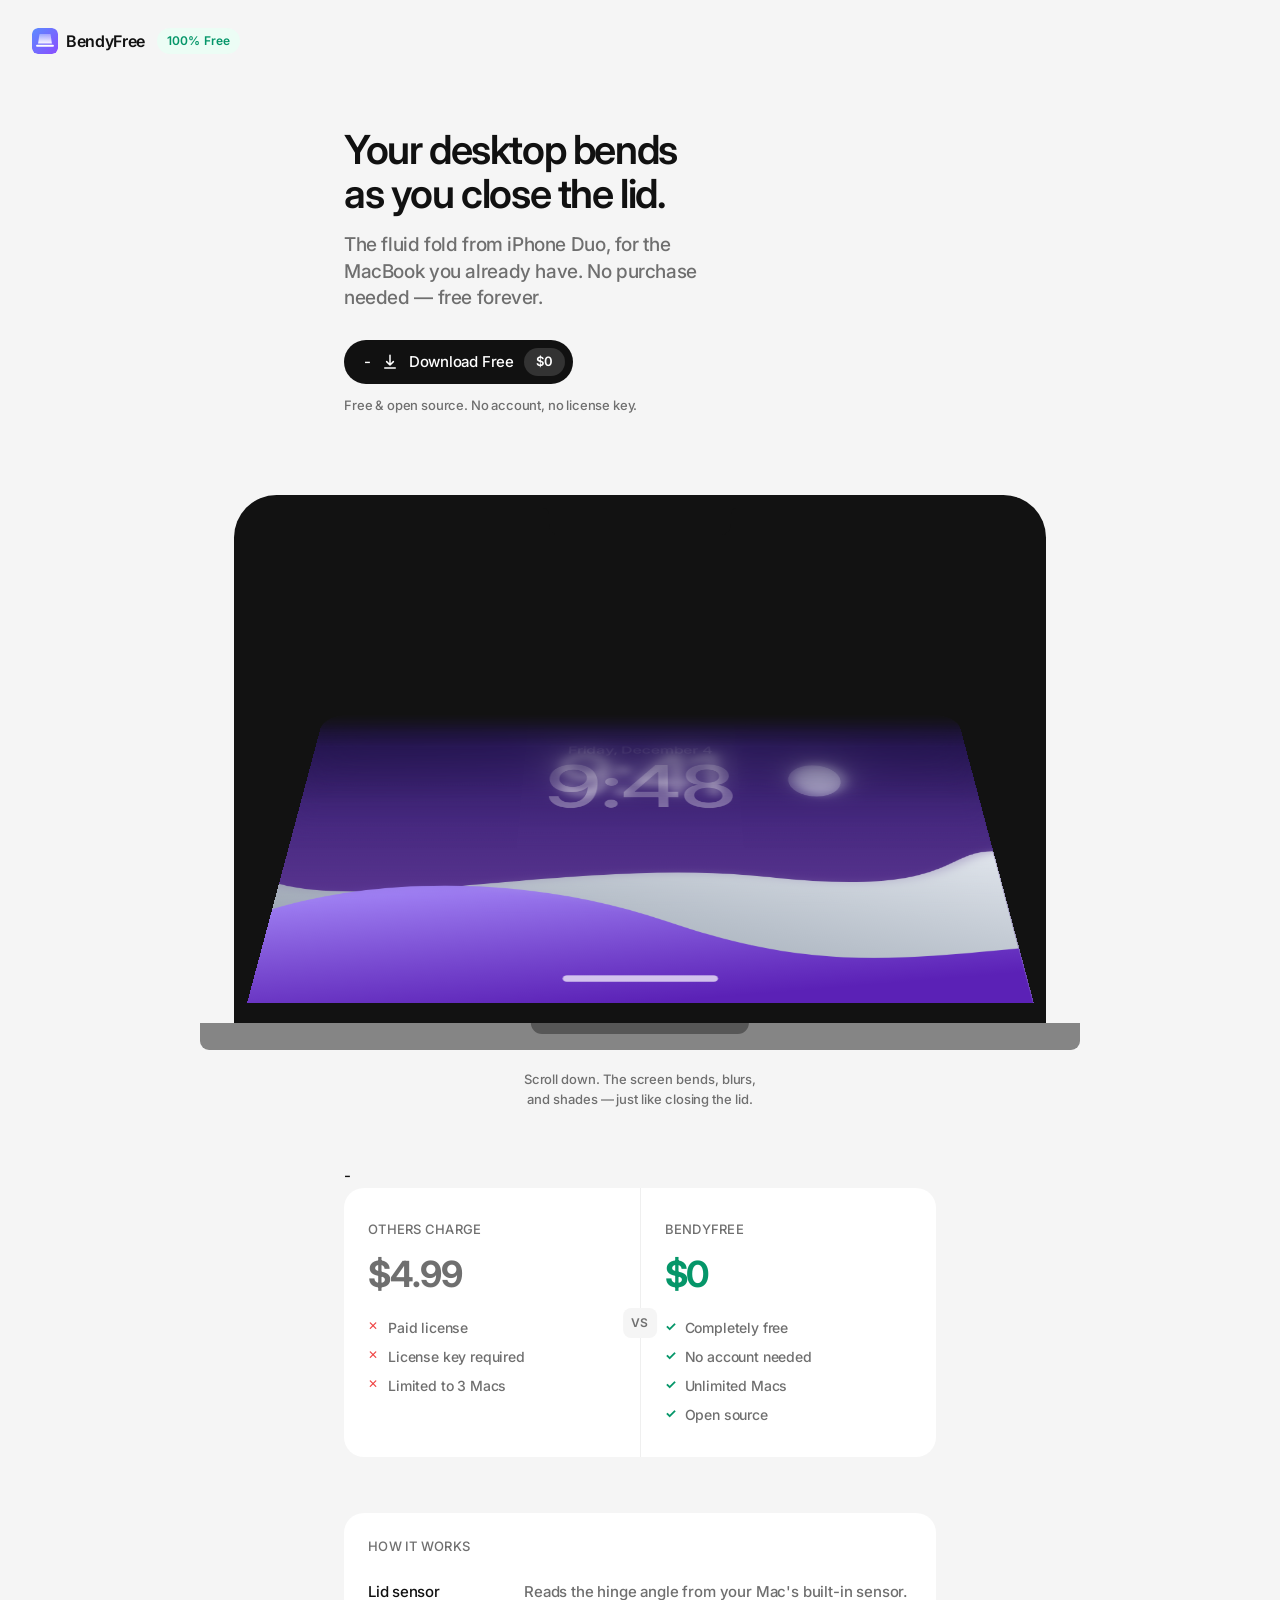
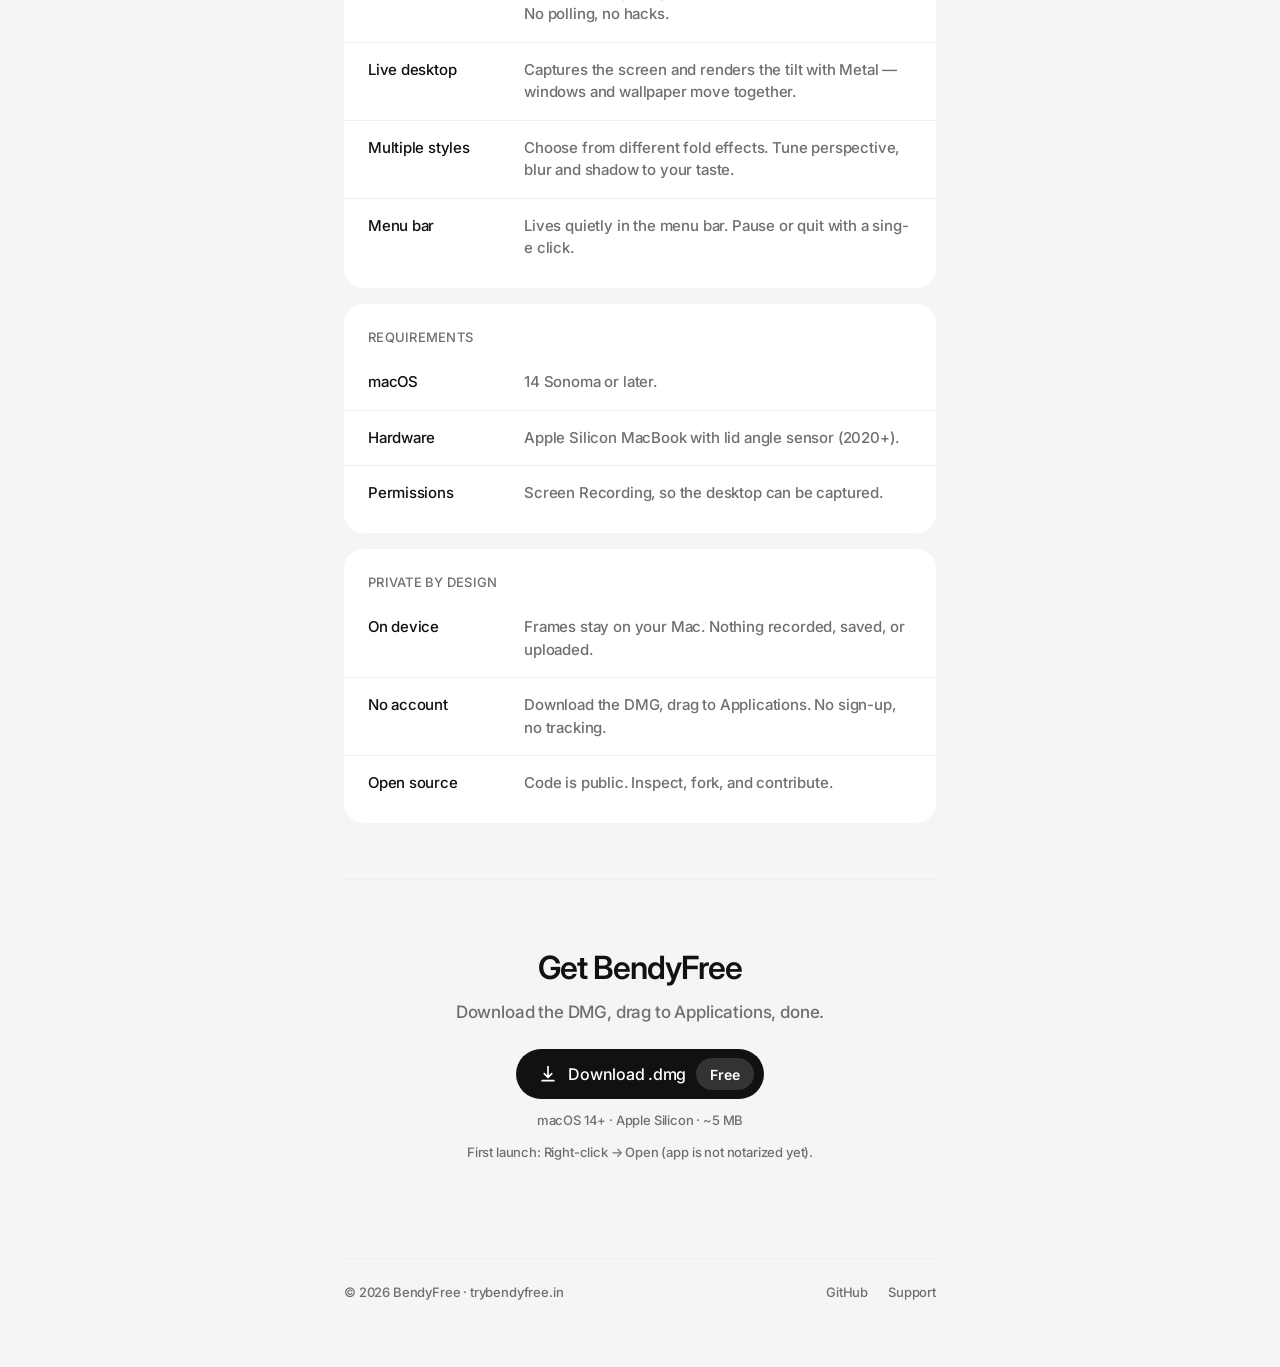
<file: index.html>
<!DOCTYPE html>
<html lang="en">
<head>
  <meta charset="utf-8">
  <meta name="viewport" content="width=device-width, initial-scale=1">
  <title>BendyFree - Free Desktop Bend Effect for MacBook (Mac Lid Fold)</title>
  <meta name="description" content="BendyFree is a free macOS menu-bar app that blurs and folds your desktop as you close your MacBook lid, using the built-in lid angle sensor. No account, no purchase.">
  <link rel="canonical" href="https://trybendyfree.in/">
  <meta name="robots" content="index, follow, max-image-preview:large">
  <meta name="theme-color" content="#000000">
  <meta name="color-scheme" content="light dark">
  <link rel="icon" href="/logo.svg" type="image/svg+xml">
  <meta property="og:type" content="website">
  <meta property="og:site_name" content="BendyFree">
  <meta property="og:locale" content="en_US">
  <meta property="og:title" content="BendyFree - Free Desktop Bend for MacBook">
  <meta property="og:description" content="Your desktop blurs and folds as you close the lid. A free macOS menu-bar app.">
  <meta property="og:url" content="https://trybendyfree.in/">
  <meta name="twitter:card" content="summary">
  <meta name="twitter:title" content="BendyFree - Free Desktop Bend for MacBook">
  <meta name="twitter:description" content="Your desktop blurs and folds as you close the lid. A free macOS menu-bar app.">
  <script type="application/ld+json">
  {
    "@context": "https://schema.org",
    "@type": "SoftwareApplication",
    "name": "BendyFree",
    "url": "https://trybendyfree.in/",
    "image": "https://trybendyfree.in/logo.svg",
    "applicationCategory": "UtilitiesApplication",
    "operatingSystem": "macOS 14 or later",
    "description": "A free macOS menu-bar app that blurs and folds your desktop as you close your MacBook lid.",
    "offers": { "@type": "Offer", "price": "0", "priceCurrency": "USD" }
  }
  </script>
  <link rel="preconnect" href="https://fonts.googleapis.com">
  <link rel="preconnect" href="https://fonts.gstatic.com" crossorigin>
  <link href="https://fonts.googleapis.com/css2?family=Inter:wght@400;500;600;700&display=swap" rel="stylesheet">
  <link rel="stylesheet" href="style.css">
</head>
<body>

<!-- Top bar -->
<header class="topbar">
  <div class="brand">
    <a class="wordmark" href="/">
      <img src="logo.svg" alt="" width="26" height="26">
      BendyFree
    </a>
    <span class="badge">100% Free</span>
  </div>
</header>

<main class="stage">

  <!-- Hero -->
  <section class="hero">
    <h1>Your desktop bends as you close the lid.</h1>
    <p class="lede">The fluid fold from iPhone Duo, for the MacBook you already have. No purchase needed — free forever.</p>
    <div class="actions">
      <a class="button" href="#download" id="downloadBtn">-
        <svg width="18" height="18" viewBox="0 0 24 24" fill="none" aria-hidden="true">
          <path d="M12 3v13m0 0l-4.5-4.5M12 16l4.5-4.5M5 20h14" stroke="currentColor" stroke-width="2" stroke-linecap="round" stroke-linejoin="round"/>
        </svg>
        Download Free
        <span class="amount">$0</span>
      </a>
      <p class="price-note">Free &amp; open source. No account, no license key.</p>
    </div>
  </section>

  <!-- Interactive MacBook -->
  <figure class="figure">
    <div class="mac" id="mac">
      <div class="lid">
        <div class="screen" id="screen">
          <!-- Sharp wallpaper -->
          <div class="art sharp">
            <svg viewBox="0 0 280 182" preserveAspectRatio="none" aria-hidden="true">
              <defs>
                <linearGradient id="sky" x1="0" y1="0" x2="0" y2="1"><stop offset="0" stop-color="#2d1b69"/><stop offset="1" stop-color="#6c3fa0"/></linearGradient>
                <linearGradient id="far" x1="1" y1="0" x2="0" y2="1"><stop offset="0" stop-color="#e0e5ec"/><stop offset="1" stop-color="#85919f"/></linearGradient>
                <linearGradient id="near" x1="0" y1="0" x2=".5" y2="1"><stop offset="0" stop-color="#a78bfa"/><stop offset="1" stop-color="#5b21b6"/></linearGradient>
              </defs>
              <rect width="280" height="182" fill="url(#sky)"/>
              <circle cx="213" cy="49" r="11" fill="#eff5ff" fill-opacity=".7"/>
              <path d="M0 116C40 132 120 100 190 112S260 96 280 96V182H0Z" fill="url(#far)"/>
              <path d="M0 131C40 111 100 112 150 138S230 160 280 153V182H0Z" fill="url(#near)"/>
            </svg>
            <div class="clock"><small id="clockDate"></small><b id="clockTime">9:41</b></div>
          </div>
          <!-- Blur layers for progressive blur effect -->
          <div class="art blurred b1">
            <svg viewBox="0 0 280 182" preserveAspectRatio="none" aria-hidden="true">
              <defs>
                <linearGradient id="sky1" x1="0" y1="0" x2="0" y2="1"><stop offset="0" stop-color="#2d1b69"/><stop offset="1" stop-color="#6c3fa0"/></linearGradient>
                <linearGradient id="far1" x1="1" y1="0" x2="0" y2="1"><stop offset="0" stop-color="#e0e5ec"/><stop offset="1" stop-color="#85919f"/></linearGradient>
                <linearGradient id="near1" x1="0" y1="0" x2=".5" y2="1"><stop offset="0" stop-color="#a78bfa"/><stop offset="1" stop-color="#5b21b6"/></linearGradient>
              </defs>
              <rect width="280" height="182" fill="url(#sky1)"/>
              <circle cx="213" cy="49" r="11" fill="#eff5ff" fill-opacity=".7"/>
              <path d="M0 116C40 132 120 100 190 112S260 96 280 96V182H0Z" fill="url(#far1)"/>
              <path d="M0 131C40 111 100 112 150 138S230 160 280 153V182H0Z" fill="url(#near1)"/>
            </svg>
            <div class="clock"><small></small><b>9:41</b></div>
          </div>
          <div class="art blurred b2">
            <svg viewBox="0 0 280 182" preserveAspectRatio="none" aria-hidden="true">
              <defs>
                <linearGradient id="sky2" x1="0" y1="0" x2="0" y2="1"><stop offset="0" stop-color="#2d1b69"/><stop offset="1" stop-color="#6c3fa0"/></linearGradient>
                <linearGradient id="far2" x1="1" y1="0" x2="0" y2="1"><stop offset="0" stop-color="#e0e5ec"/><stop offset="1" stop-color="#85919f"/></linearGradient>
                <linearGradient id="near2" x1="0" y1="0" x2=".5" y2="1"><stop offset="0" stop-color="#a78bfa"/><stop offset="1" stop-color="#5b21b6"/></linearGradient>
              </defs>
              <rect width="280" height="182" fill="url(#sky2)"/>
              <circle cx="213" cy="49" r="11" fill="#eff5ff" fill-opacity=".7"/>
              <path d="M0 116C40 132 120 100 190 112S260 96 280 96V182H0Z" fill="url(#far2)"/>
              <path d="M0 131C40 111 100 112 150 138S230 160 280 153V182H0Z" fill="url(#near2)"/>
            </svg>
            <div class="clock"><small></small><b>9:41</b></div>
          </div>
          <div class="art blurred b3">
            <svg viewBox="0 0 280 182" preserveAspectRatio="none" aria-hidden="true">
              <defs>
                <linearGradient id="sky3" x1="0" y1="0" x2="0" y2="1"><stop offset="0" stop-color="#2d1b69"/><stop offset="1" stop-color="#6c3fa0"/></linearGradient>
                <linearGradient id="far3" x1="1" y1="0" x2="0" y2="1"><stop offset="0" stop-color="#e0e5ec"/><stop offset="1" stop-color="#85919f"/></linearGradient>
                <linearGradient id="near3" x1="0" y1="0" x2=".5" y2="1"><stop offset="0" stop-color="#a78bfa"/><stop offset="1" stop-color="#5b21b6"/></linearGradient>
              </defs>
              <rect width="280" height="182" fill="url(#sky3)"/>
              <circle cx="213" cy="49" r="11" fill="#eff5ff" fill-opacity=".7"/>
              <path d="M0 116C40 132 120 100 190 112S260 96 280 96V182H0Z" fill="url(#far3)"/>
              <path d="M0 131C40 111 100 112 150 138S230 160 280 153V182H0Z" fill="url(#near3)"/>
            </svg>
            <div class="clock"><small></small><b>9:41</b></div>
          </div>
          <!-- Shadow overlay -->
          <div class="shade" id="shade"></div>
          <div class="home"></div>
        </div>
        <!-- Notch -->
        <div class="notch">
          <svg viewBox="0 0 64 9" preserveAspectRatio="none"><path d="M0 0Q2 0 2 2V5Q2 9 6 9H58Q62 9 62 5V2Q62 0 64 0Z" fill="currentColor"/></svg>
        </div>
      </div>
      <div class="deck"><div class="lip"></div></div>
    </div>
    <figcaption class="caption">Scroll down. The screen bends, blurs, and shades — just like closing the lid.</figcaption>
  </figure>
-
  <!-- Comparison -->
  <section class="comparison">
    <div class="compare-card">
      <div class="compare-col them">
        <h3>Others charge</h3>
        <span class="compare-price">$4.99</span>
        <ul>
          <li>Paid license</li>
          <li>License key required</li>
          <li>Limited to 3 Macs</li>
        </ul>
      </div>
      <div class="compare-divider"><span>vs</span></div>
      <div class="compare-col us">
        <h3>BendyFree</h3>
        <span class="compare-price free">$0</span>
        <ul>
          <li>Completely free</li>
          <li>No account needed</li>
          <li>Unlimited Macs</li>
          <li>Open source</li>
        </ul>
      </div>
    </div>
  </section>

  <!-- Feature cards -->
  <div class="stack">
    <section class="card">
      <h2>How it works</h2>
      <dl>
        <div class="row"><dt>Lid sensor</dt><dd>Reads the hinge angle from your Mac's built-in sensor. No polling, no hacks.</dd></div>
        <div class="row"><dt>Live desktop</dt><dd>Captures the screen and renders the tilt with Metal — windows and wallpaper move together.</dd></div>
        <div class="row"><dt>Multiple styles</dt><dd>Choose from different fold effects. Tune perspective, blur and shadow to your taste.</dd></div>
        <div class="row"><dt>Menu bar</dt><dd>Lives quietly in the menu bar. Pause or quit with a sing-e click.</dd></div>
      </dl>
    </section>

    <section class="card">
      <h2>Requirements</h2>
      <dl>
        <div class="row"><dt>macOS</dt><dd>14 Sonoma or later.</dd></div>
        <div class="row"><dt>Hardware</dt><dd>Apple Silicon MacBook with lid angle sensor (2020+).</dd></div>
        <div class="row"><dt>Permissions</dt><dd>Screen Recording, so the desktop can be captured.</dd></div>
      </dl>
    </section>

    <section class="card">
      <h2>Private by design</h2>
      <dl>
        <div class="row"><dt>On device</dt><dd>Frames stay on your Mac. Nothing recorded, saved, or uploaded.</dd></div>
        <div class="row"><dt>No account</dt><dd>Download the DMG, drag to Applications. No sign-up, no tracking.</dd></div>
        <div class="row"><dt>Open source</dt><dd>Code is public. Inspect, fork, and contribute.</dd></div>
      </dl>
    </section>
  </div>

  <!-- Download -->
  <section class="download-section" id="download">
    <h2 class="download-heading">Get BendyFree</h2>
    <p class="download-sub">Download the DMG, drag to Applications, done.</p>
    <a class="button button-lg" href="BendyFree.dmg" download="BendyFree.dmg" id="dmgLink">
      <svg width="20" height="20" viewBox="0 0 24 24" fill="none" aria-hidden="true">
        <path d="M12 3v13m0 0l-4.5-4.5M12 16l4.5-4.5M5 20h14" stroke="currentColor" stroke-width="2" stroke-linecap="round" stroke-linejoin="round"/>
      </svg>
      Download .dmg
      <span class="amount">Free</span>
    </a>
    <p class="download-note">macOS 14+ · Apple Silicon · ~5 MB</p>
    <p class="download-note">First launch: Right-click → Open (app is not notarized yet).</p>
  </section>

  <!-- Footer -->
  <footer>
    <span>&copy; <span id="year"></span> BendyFree · trybendyfree.in</span>
    <nav class="links">
      <a href="https://github.com" target="_blank" rel="noopener">GitHub</a>
      <a href="mailto:sourabhsahu69733@gmail.com">Support</a>
    </nav>
  </footer>

</main>

<script src="main.js"></script>
</body>
</html>
</file>
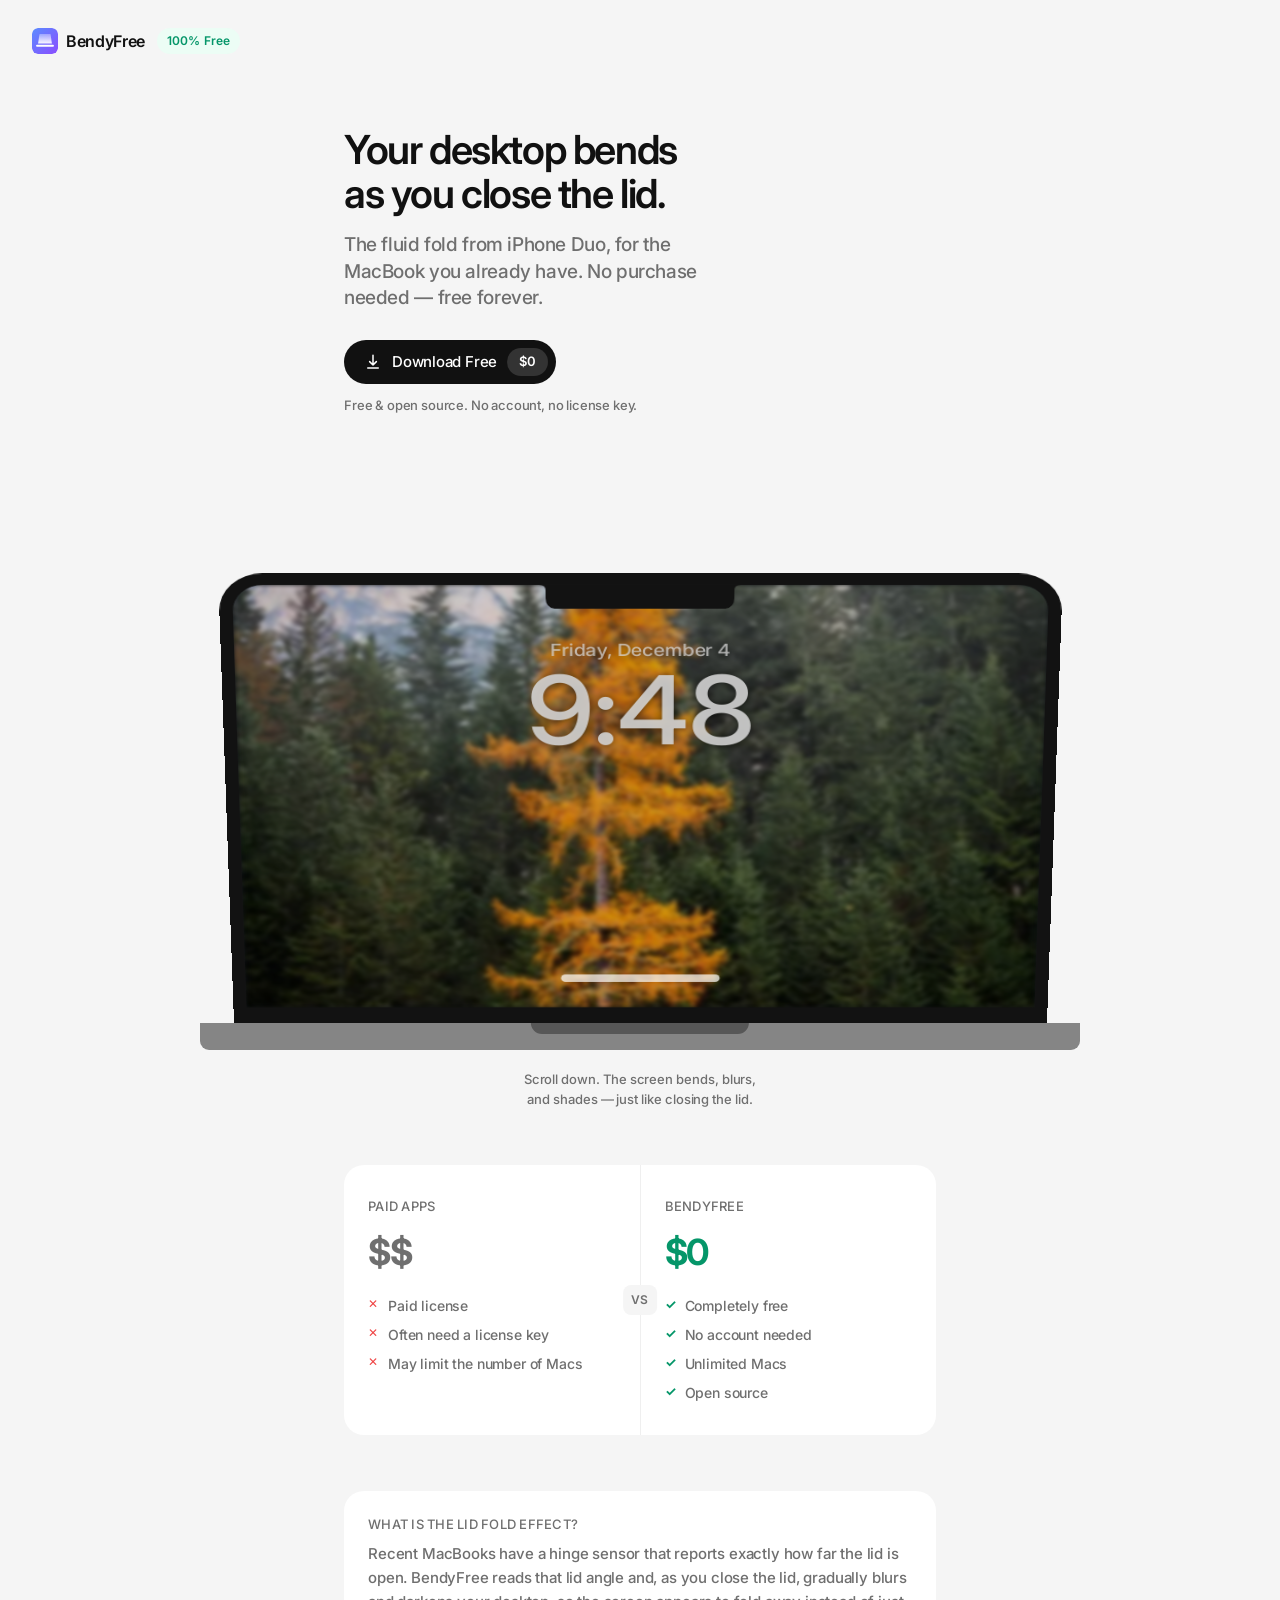
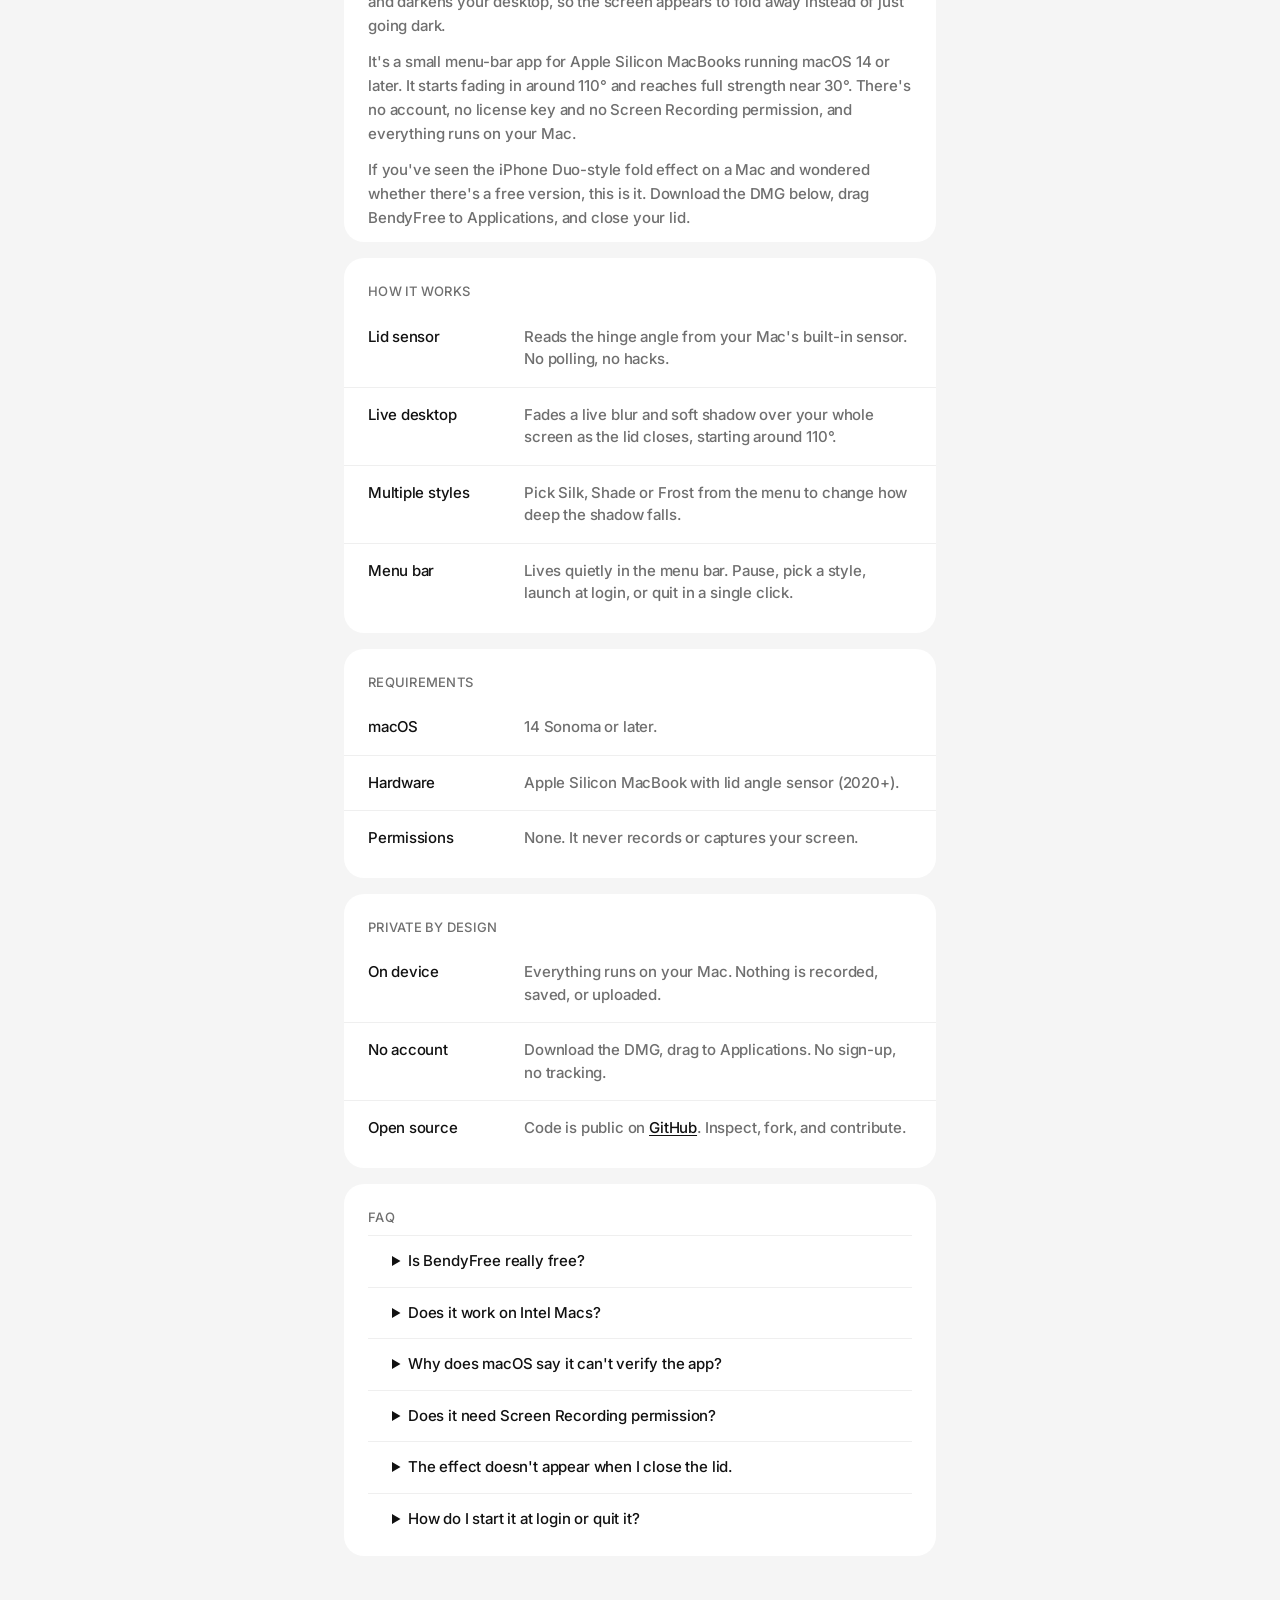
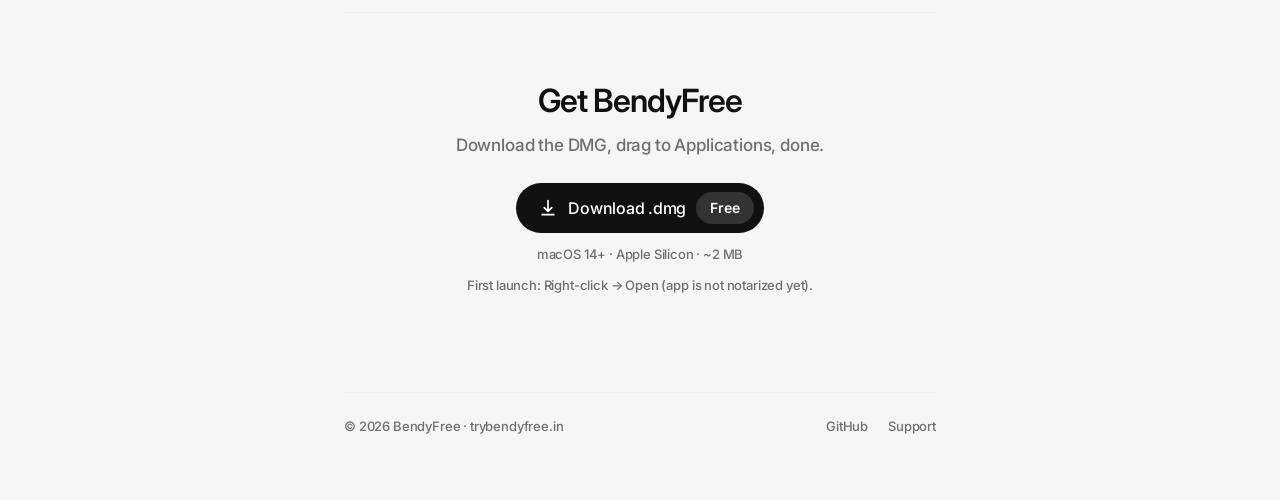
<file: site/index.html>
<!DOCTYPE html>
<html lang="en">
<head>
  <meta charset="utf-8">
  <meta name="viewport" content="width=device-width, initial-scale=1">
  <title>BendyFree - Free Desktop Bend Effect for MacBook (Mac Lid Fold)</title>
  <meta name="description" content="BendyFree is a free macOS menu-bar app that blurs and folds your desktop as you close your MacBook lid, using the built-in lid angle sensor. No account, no purchase.">
  <link rel="canonical" href="https://trybendyfree.in/">
  <meta name="robots" content="index, follow, max-image-preview:large">
  <meta name="theme-color" content="#000000">
  <meta name="color-scheme" content="light dark">
  <link rel="icon" href="/logo.svg" type="image/svg+xml">
  <link rel="apple-touch-icon" href="/apple-touch-icon.png">
  <meta property="og:type" content="website">
  <meta property="og:site_name" content="BendyFree">
  <meta property="og:locale" content="en_US">
  <meta property="og:title" content="BendyFree - Free Desktop Bend for MacBook">
  <meta property="og:description" content="Your desktop blurs and folds as you close the lid. A free macOS menu-bar app.">
  <meta property="og:url" content="https://trybendyfree.in/">
  <meta property="og:image" content="https://trybendyfree.in/og-image.png">
  <meta property="og:image:width" content="1200">
  <meta property="og:image:height" content="630">
  <meta name="twitter:card" content="summary_large_image">
  <meta name="twitter:image" content="https://trybendyfree.in/og-image.png">
  <meta name="twitter:title" content="BendyFree - Free Desktop Bend for MacBook">
  <meta name="twitter:description" content="Your desktop blurs and folds as you close the lid. A free macOS menu-bar app.">
  <script type="application/ld+json">
  {
    "@context": "https://schema.org",
    "@type": "SoftwareApplication",
    "name": "BendyFree",
    "url": "https://trybendyfree.in/",
    "image": "https://trybendyfree.in/logo.svg",
    "applicationCategory": "UtilitiesApplication",
    "softwareVersion": "1.0.0",
    "downloadUrl": "https://trybendyfree.in/BendyFree.dmg",
    "operatingSystem": "macOS 14 or later",
    "description": "A free macOS menu-bar app that blurs and folds your desktop as you close your MacBook lid.",
    "offers": { "@type": "Offer", "price": "0", "priceCurrency": "USD" }
  }
  </script>
  <script type="application/ld+json">
  {"@context": "https://schema.org", "@type": "FAQPage", "mainEntity": [{"@type": "Question", "name": "Is BendyFree really free?", "acceptedAnswer": {"@type": "Answer", "text": "Yes. There's no purchase, account or license key."}}, {"@type": "Question", "name": "Does it work on Intel Macs?", "acceptedAnswer": {"@type": "Answer", "text": "No. It reads the lid angle sensor found in recent Apple Silicon MacBooks, and macOS 14 or later is required."}}, {"@type": "Question", "name": "Why does macOS say it can't verify the app?", "acceptedAnswer": {"@type": "Answer", "text": "BendyFree isn't notarized yet. Right-click the app and choose Open the first time you launch it."}}, {"@type": "Question", "name": "Does it need Screen Recording permission?", "acceptedAnswer": {"@type": "Answer", "text": "No. The blur is drawn by macOS itself, so your screen is never captured."}}, {"@type": "Question", "name": "The effect doesn't appear when I close the lid.", "acceptedAnswer": {"@type": "Answer", "text": "Check the menu bar. If it shows a live angle, the sensor works. If it shows a dash, your Mac's sensor isn't readable. You can also drag the Test Fold slider in the menu to preview the effect."}}, {"@type": "Question", "name": "How do I start it at login or quit it?", "acceptedAnswer": {"@type": "Answer", "text": "Open the 📐 menu bar item and choose Launch at Login or Quit BendyFree."}}]}
  </script>
  <link rel="preconnect" href="https://fonts.googleapis.com">
  <link rel="preconnect" href="https://fonts.gstatic.com" crossorigin>
  <link rel="stylesheet" href="https://fonts.googleapis.com/css2?family=Inter:wght@400;500;600;700&display=swap" media="print" onload="this.media='all'">
  <noscript><link rel="stylesheet" href="https://fonts.googleapis.com/css2?family=Inter:wght@400;500;600;700&display=swap"></noscript>
  <link rel="stylesheet" href="style.css">
  <meta name="google-site-verification" content="dp7dw47Xx1ZqPyJdXC94NczV37P70BP6dVrW5qIhASU" />
</head>
<body>

<!-- Top bar -->
<header class="topbar">
  <div class="brand">
    <a class="wordmark" href="/">
      <img src="logo.svg" alt="" width="26" height="26">
      BendyFree
    </a>
    <span class="badge">100% Free</span>
  </div>
</header>

<main class="stage">

  <!-- Hero -->
  <section class="hero">
    <h1>Your desktop bends as you close the lid.</h1>
    <p class="lede">The fluid fold from iPhone Duo, for the MacBook you already have. No purchase needed — free forever.</p>
    <div class="actions">
      <a class="button" href="#download" id="downloadBtn">
        <svg width="18" height="18" viewBox="0 0 24 24" fill="none" aria-hidden="true">
          <path d="M12 3v13m0 0l-4.5-4.5M12 16l4.5-4.5M5 20h14" stroke="currentColor" stroke-width="2" stroke-linecap="round" stroke-linejoin="round"/>
        </svg>
        Download Free
        <span class="amount">$0</span>
      </a>
      <p class="price-note">Free &amp; open source. No account, no license key.</p>
    </div>
  </section>

  <!-- Interactive MacBook -->
  <div class="pin-track" id="pinTrack">
  <figure class="figure">
    <div class="mac" id="mac" role="img" aria-label="Illustration of a MacBook whose screen tilts back, blurs and darkens as the lid closes">
      <div class="lid" id="lid">
        <div class="screen" id="screen">
          <!-- Wallpaper: one image, blur applied uniformly to the whole thing -->
          <div class="art sharp">
            <img src="wallpaper.jpg" alt="" loading="eager" id="wallpaperImg">
            <div class="clock"><small id="clockDate"></small><b id="clockTime">9:41</b></div>
          </div>
          <!-- Shadow overlay - flat, so darkening is the same everywhere -->
          <div class="shade" id="shade"></div>
          <div class="home"></div>
        </div>
        <!-- Notch -->
        <div class="notch">
          <svg viewBox="0 0 64 9" preserveAspectRatio="none"><path d="M0 0Q2 0 2 2V5Q2 9 6 9H58Q62 9 62 5V2Q62 0 64 0Z" fill="currentColor"/></svg>
        </div>
      </div>
      <div class="deck"><div class="lip"></div></div>
    </div>
    <figcaption class="caption">Scroll down. The screen bends, blurs, and shades — just like closing the lid.</figcaption>
  </figure>
  </div>

  <!-- Comparison -->
  <section class="comparison">
    <div class="compare-card">
      <div class="compare-col them">
        <h3>Paid apps</h3>
        <span class="compare-price">$$</span>
        <ul>
          <li>Paid license</li>
          <li>Often need a license key</li>
          <li>May limit the number of Macs</li>
        </ul>
      </div>
      <div class="compare-divider"><span>vs</span></div>
      <div class="compare-col us">
        <h3>BendyFree</h3>
        <span class="compare-price free">$0</span>
        <ul>
          <li>Completely free</li>
          <li>No account needed</li>
          <li>Unlimited Macs</li>
          <li>Open source</li>
        </ul>
      </div>
    </div>
  </section>

  <!-- About -->
  <section class="card about" id="about">
    <h2>What is the lid fold effect?</h2>
    <p>Recent MacBooks have a hinge sensor that reports exactly how far the lid is open. BendyFree reads that lid angle and, as you close the lid, gradually blurs and darkens your desktop, so the screen appears to fold away instead of just going dark.</p>
    <p>It's a small menu-bar app for Apple Silicon MacBooks running macOS 14 or later. It starts fading in around 110° and reaches full strength near 30°. There's no account, no license key and no Screen Recording permission, and everything runs on your Mac.</p>
    <p>If you've seen the iPhone Duo-style fold effect on a Mac and wondered whether there's a free version, this is it. Download the DMG below, drag BendyFree to Applications, and close your lid.</p>
  </section>

  <!-- Feature cards -->
  <div class="stack">
    <section class="card">
      <h2>How it works</h2>
      <dl>
        <div class="row"><dt>Lid sensor</dt><dd>Reads the hinge angle from your Mac's built-in sensor. No polling, no hacks.</dd></div>
        <div class="row"><dt>Live desktop</dt><dd>Fades a live blur and soft shadow over your whole screen as the lid closes, starting around 110°.</dd></div>
        <div class="row"><dt>Multiple styles</dt><dd>Pick Silk, Shade or Frost from the menu to change how deep the shadow falls.</dd></div>
        <div class="row"><dt>Menu bar</dt><dd>Lives quietly in the menu bar. Pause, pick a style, launch at login, or quit in a single click.</dd></div>
      </dl>
    </section>

    <section class="card">
      <h2>Requirements</h2>
      <dl>
        <div class="row"><dt>macOS</dt><dd>14 Sonoma or later.</dd></div>
        <div class="row"><dt>Hardware</dt><dd>Apple Silicon MacBook with lid angle sensor (2020+).</dd></div>
        <div class="row"><dt>Permissions</dt><dd>None. It never records or captures your screen.</dd></div>
      </dl>
    </section>

    <section class="card">
      <h2>Private by design</h2>
      <dl>
        <div class="row"><dt>On device</dt><dd>Everything runs on your Mac. Nothing is recorded, saved, or uploaded.</dd></div>
        <div class="row"><dt>No account</dt><dd>Download the DMG, drag to Applications. No sign-up, no tracking.</dd></div>
        <div class="row"><dt>Open source</dt><dd>Code is public on <a href="https://github.com/sourabh69733/trybendyfree" target="_blank" rel="noopener">GitHub</a>. Inspect, fork, and contribute.</dd></div>
      </dl>
    </section>
    <section class="card faq" id="faq">
      <h2>FAQ</h2>
      <details><summary>Is BendyFree really free?</summary><p>Yes. There's no purchase, account or license key.</p></details>
      <details><summary>Does it work on Intel Macs?</summary><p>No. It reads the lid angle sensor found in recent Apple Silicon MacBooks, and macOS 14 or later is required.</p></details>
      <details><summary>Why does macOS say it can't verify the app?</summary><p>BendyFree isn't notarized yet. Right-click the app and choose Open the first time you launch it.</p></details>
      <details><summary>Does it need Screen Recording permission?</summary><p>No. The blur is drawn by macOS itself, so your screen is never captured.</p></details>
      <details><summary>The effect doesn't appear when I close the lid.</summary><p>Check the menu bar. If it shows a live angle, the sensor works. If it shows a dash, your Mac's sensor isn't readable. You can also drag the Test Fold slider in the menu to preview the effect.</p></details>
      <details><summary>How do I start it at login or quit it?</summary><p>Open the 📐 menu bar item and choose Launch at Login or Quit BendyFree.</p></details>
    </section>

  </div>

  <!-- Download -->
  <section class="download-section" id="download">
    <h2 class="download-heading">Get BendyFree</h2>
    <p class="download-sub">Download the DMG, drag to Applications, done.</p>
    <a class="button button-lg" href="BendyFree.dmg" download="BendyFree.dmg" id="dmgLink">
      <svg width="20" height="20" viewBox="0 0 24 24" fill="none" aria-hidden="true">
        <path d="M12 3v13m0 0l-4.5-4.5M12 16l4.5-4.5M5 20h14" stroke="currentColor" stroke-width="2" stroke-linecap="round" stroke-linejoin="round"/>
      </svg>
      Download .dmg
      <span class="amount">Free</span>
    </a>
    <p class="download-note">macOS 14+ · Apple Silicon · ~2 MB</p>
    <p class="download-note">First launch: Right-click → Open (app is not notarized yet).</p>
  </section>

  <!-- Footer -->
  <footer>
    <span>&copy; <span id="year"></span> BendyFree · trybendyfree.in</span>
    <nav class="links">
      <a href="https://github.com/sourabh69733/trybendyfree" target="_blank" rel="noopener">GitHub</a>
      <a href="mailto:sourabhsahu69733@gmail.com">Support</a>
    </nav>
  </footer>

</main>

<script src="main.js"></script>
</body>
</html>
</file>
<file: style.css>
:root {
  --ink: #111;
  --muted: #6f6f6f;
  --line: #efefef;
  --bg: #f5f5f5;
  --card: #fff;
  --accent: #7c3aed;
  --accent-light: #a78bfa;
}

* { box-sizing: border-box; margin: 0; padding: 0; }
html { -webkit-text-size-adjust: 100%; scroll-behavior: smooth; }

body {
  background: var(--bg);
  color: var(--ink);
  font-family: 'Inter', -apple-system, BlinkMacSystemFont, system-ui, sans-serif;
  font-weight: 500;
  font-size: 15px;
  line-height: 1.5;
  letter-spacing: -0.011em;
  -webkit-font-smoothing: antialiased;
}

/* ── Topbar ── */
.topbar {
  position: absolute;
  left: 32px;
  top: 28px;
  z-index: 10;
}
.brand {
  display: inline-flex;
  align-items: center;
  gap: 12px;
}
.wordmark {
  display: inline-flex;
  align-items: center;
  gap: 8px;
  text-decoration: none;
  color: var(--ink);
  font-weight: 600;
  font-size: 16px;
  letter-spacing: -0.02em;
}
.wordmark svg, .wordmark img { flex-shrink: 0; border-radius: 6px; }
.badge {
  display: inline-flex;
  align-items: center;
  height: 26px;
  padding: 0 10px;
  border-radius: 999px;
  background: #ecfdf5;
  color: #059669;
  font-size: 12px;
  font-weight: 600;
  letter-spacing: 0.01em;
}

/* ── Stage (main container) ── */
.stage {
  max-width: 640px;
  margin: 0 auto;
  padding: 128px 24px 64px;
}

/* ── Hero ── */
.hero { margin-bottom: 32px; }
h1 {
  font-size: 40px;
  line-height: 1.1;
  letter-spacing: -0.035em;
  font-weight: 600;
  margin: 0 0 16px;
  text-wrap: balance;
}
.lede {
  font-size: 19px;
  line-height: 1.4;
  letter-spacing: -0.02em;
  color: var(--muted);
  margin: 0 0 28px;
  max-width: 34ch;
}
.actions { margin-bottom: 80px; }
.price-note {
  margin: 12px 0 0;
  color: var(--muted);
  font-size: 13px;
}

/* ── Buttons ── */
.button {
  display: inline-flex;
  align-items: center;
  gap: 10px;
  height: 44px;
  padding: 0 8px 0 20px;
  border-radius: 999px;
  background: var(--ink);
  color: #fff;
  text-decoration: none;
  font-size: 15px;
  font-weight: 500;
  letter-spacing: -0.015em;
  transition: transform 0.15s ease, opacity 0.15s ease;
}
.button:hover { opacity: 0.88; }
.button:active { transform: scale(0.98); }
.button .amount {
  display: inline-flex;
  align-items: center;
  height: 28px;
  padding: 0 12px;
  border-radius: 999px;
  background: rgba(255,255,255,0.14);
  font-size: 13px;
  font-weight: 600;
  letter-spacing: -0.01em;
}
.button-lg {
  height: 50px;
  font-size: 16px;
  padding: 0 10px 0 22px;
}
.button-lg .amount {
  height: 32px;
  padding: 0 14px;
  font-size: 14px;
}

/* ── MacBook figure ── */
.figure {
  width: min(880px, calc(100vw - 48px));
  margin: 0 0 56px 50%;
  transform: translateX(-50%);
  padding: 0;
}
.mac {
  width: 100%;
  max-width: 880px;
  margin: 0 auto;
  container-type: inline-size;
}
.lid {
  position: relative;
  margin: 0 3.81cqw;
  aspect-ratio: 1.54;
  background: #121212;
  border-radius: 4.83cqw 4.83cqw 0 0;
  overflow: hidden;
}
.screen {
  position: absolute;
  inset: 1.5cqw 1.5cqw 2.2cqw;
  border-radius: 3.4cqw 3.4cqw 0 0;
  overflow: hidden;
  transform-origin: 50% 100%;
  will-change: transform;
  background: #2d1b69;
}
.art { position: absolute; inset: 0; }
.art svg { width: 100%; height: 100%; display: block; }

/* Progressive blur layers */
.art.blurred { opacity: 0; transform: scale(1.03); }
.art.b1 {
  filter: blur(6px);
  -webkit-mask-image: linear-gradient(to bottom, #000 0%, #000 30%, transparent 75%);
  mask-image: linear-gradient(to bottom, #000 0%, #000 30%, transparent 75%);
}
.art.b2 {
  filter: blur(16px);
  -webkit-mask-image: linear-gradient(to bottom, #000 0%, #000 15%, transparent 52%);
  mask-image: linear-gradient(to bottom, #000 0%, #000 15%, transparent 52%);
}
.art.b3 {
  filter: blur(36px);
  -webkit-mask-image: linear-gradient(to bottom, #000 0%, #000 6%, transparent 34%);
  mask-image: linear-gradient(to bottom, #000 0%, #000 6%, transparent 34%);
}

/* Shade overlay */
.shade {
  position: absolute;
  inset: 0;
  opacity: 0;
  background:
    radial-gradient(120% 60% at 0% 0%, rgba(0,0,0,.55), transparent 60%),
    radial-gradient(120% 60% at 100% 0%, rgba(0,0,0,.55), transparent 60%),
    linear-gradient(to bottom, rgba(0,0,0,.35), transparent 45%);
}

/* Clock on screen */
.clock {
  position: absolute;
  left: 0; right: 0; top: 13%;
  text-align: center;
  color: rgba(255,255,255,0.9);
  letter-spacing: -0.04em;
  line-height: 1;
}
.clock small {
  display: block;
  font-size: 2.2cqw;
  letter-spacing: -0.01em;
  opacity: 0.85;
  margin-bottom: 0.5cqw;
}
.clock b { font-weight: 500; font-size: 12.5cqw; }

/* Home indicator */
.home {
  position: absolute;
  left: 50%; bottom: 3.45cqw;
  width: 20%; height: 1.03cqw;
  transform: translateX(-50%);
  border-radius: 1cqw;
  background: rgba(255,255,255,0.7);
}

/* Notch */
.notch {
  position: absolute;
  top: 1.5cqw; left: 50%;
  width: 22.06cqw;
  aspect-ratio: 64 / 9;
  transform: translateX(-50%);
  color: #121212;
}
.notch svg { display: block; width: 100%; height: 100%; }

/* Deck (bottom of MacBook) */
.deck {
  position: relative;
  height: 3.1cqw;
  background: #858585;
  border-radius: 0 0 1.03cqw 1.03cqw;
}
.lip {
  position: absolute;
  top: 0; left: 50%;
  width: 24.8cqw; height: 1.21cqw;
  transform: translateX(-50%);
  border-radius: 0 0 1.38cqw 1.38cqw;
  background: rgba(0,0,0,0.35);
}

.caption {
  margin: 20px auto 0;
  max-width: 44ch;
  text-wrap: balance;
  text-align: center;
  color: var(--muted);
  font-size: 13px;
  letter-spacing: -0.005em;
}

/* ── Comparison section ── */
.comparison { margin: 0 0 56px; }
.compare-card {
  display: flex;
  border-radius: 20px;
  background: var(--card);
  overflow: hidden;
}
.compare-col {
  flex: 1;
  padding: 32px 24px;
}
.compare-col h3 {
  font-size: 13px;
  font-weight: 500;
  text-transform: uppercase;
  letter-spacing: 0.02em;
  color: var(--muted);
  margin-bottom: 8px;
}
.compare-price {
  display: block;
  font-size: 36px;
  font-weight: 700;
  letter-spacing: -0.03em;
  margin-bottom: 16px;
  color: var(--muted);
}
.compare-price.free {
  color: #059669;
}
.compare-col ul {
  list-style: none;
  display: flex;
  flex-direction: column;
  gap: 8px;
}
.compare-col ul li {
  font-size: 14px;
  color: var(--muted);
  padding-left: 20px;
  position: relative;
}
.compare-col.them ul li::before {
  content: '✕';
  position: absolute;
  left: 0;
  color: #ef4444;
  font-size: 12px;
  font-weight: 700;
}
.compare-col.us ul li::before {
  content: '✓';
  position: absolute;
  left: 0;
  color: #059669;
  font-size: 13px;
  font-weight: 700;
}
.compare-divider {
  display: flex;
  align-items: center;
  padding: 0;
  width: 1px;
  background: var(--line);
  position: relative;
}
.compare-divider span {
  position: absolute;
  left: 50%; top: 50%;
  transform: translate(-50%, -50%);
  background: var(--bg);
  color: var(--muted);
  font-size: 12px;
  font-weight: 600;
  text-transform: uppercase;
  padding: 6px 8px;
  border-radius: 8px;
  letter-spacing: 0.03em;
}

/* ── Feature cards ── */
.stack {
  display: flex;
  flex-direction: column;
  gap: 16px;
  margin-bottom: 56px;
}
.card {
  background: var(--card);
  border-radius: 20px;
}
.card h2 {
  font-size: 13px;
  font-weight: 500;
  letter-spacing: 0.02em;
  text-transform: uppercase;
  color: var(--muted);
  margin: 0 0 8px;
}
.card section, section.card { padding: 24px 24px 12px; }
.card dl { margin: 0 -24px; padding: 0; }
.row {
  display: grid;
  grid-template-columns: 140px 1fr;
  gap: 16px;
  padding: 16px 24px;
  border-bottom: 1px solid var(--line);
}
.row:last-child { border-bottom: 0; }
dt { margin: 0; letter-spacing: -0.015em; font-weight: 500; }
dd { margin: 0; color: var(--muted); }

/* ── Download section ── */
.download-section {
  text-align: center;
  padding: 64px 0 48px;
  border-top: 1px solid var(--line);
}
.download-heading {
  font-size: 32px;
  font-weight: 600;
  letter-spacing: -0.03em;
  margin-bottom: 8px;
  text-transform: none;
  color: var(--ink);
}
.download-sub {
  color: var(--muted);
  font-size: 17px;
  margin-bottom: 24px;
}
.download-note {
  margin: 12px 0 0;
  color: var(--muted);
  font-size: 13px;
}

/* ── Footer ── */
footer {
  display: flex;
  justify-content: space-between;
  gap: 16px;
  flex-wrap: wrap;
  color: var(--muted);
  font-size: 13px;
  margin-top: 48px;
  padding-top: 24px;
  border-top: 1px solid var(--line);
}
footer a { color: inherit; text-decoration: none; }
footer a:hover { color: var(--ink); }
.links { display: flex; gap: 20px; }

/* ── Reduced motion ── */
@media (prefers-reduced-motion: reduce) {
  .screen { transform: none !important; }
  .art.blurred, .shade { opacity: 0 !important; }
  .button { transition: none; }
}

/* ── Mobile ── */
@media (max-width: 520px) {
  .topbar { left: 20px; top: 20px; }
  .stage { padding-top: 96px; }
  h1 { font-size: 30px; }
  .lede { font-size: 17px; }
  .row { grid-template-columns: 1fr; gap: 4px; }
  .compare-card { flex-direction: column; }
  .compare-divider {
    width: 100%; height: 1px;
    background: var(--line);
  }
  .compare-divider span {
    top: 50%; left: 50%;
  }
  .download-heading { font-size: 26px; }
}
</file>
<file: site/style.css>
:root {
  --ink: #111;
  --muted: #6f6f6f;
  --line: #efefef;
  --bg: #f5f5f5;
  --card: #fff;
  --accent: #7c3aed;
  --accent-light: #a78bfa;
}

* { box-sizing: border-box; margin: 0; padding: 0; }
html { -webkit-text-size-adjust: 100%; scroll-behavior: smooth; }

body {
  background: var(--bg);
  color: var(--ink);
  font-family: 'Inter', -apple-system, BlinkMacSystemFont, system-ui, sans-serif;
  font-weight: 500;
  font-size: 15px;
  line-height: 1.5;
  letter-spacing: -0.011em;
  -webkit-font-smoothing: antialiased;
}

/* ── Topbar ── */
.topbar {
  position: absolute;
  left: 32px;
  top: 28px;
  z-index: 10;
}
.brand {
  display: inline-flex;
  align-items: center;
  gap: 12px;
}
.wordmark {
  display: inline-flex;
  align-items: center;
  gap: 8px;
  text-decoration: none;
  color: var(--ink);
  font-weight: 600;
  font-size: 16px;
  letter-spacing: -0.02em;
}
.wordmark svg, .wordmark img { flex-shrink: 0; border-radius: 6px; }
.badge {
  display: inline-flex;
  align-items: center;
  height: 26px;
  padding: 0 10px;
  border-radius: 999px;
  background: #ecfdf5;
  color: #059669;
  font-size: 12px;
  font-weight: 600;
  letter-spacing: 0.01em;
}

/* ── Stage (main container) ── */
.stage {
  max-width: 640px;
  margin: 0 auto;
  padding: 128px 24px 64px;
}

/* ── Hero ── */
.hero { margin-bottom: 32px; }
h1 {
  font-size: 40px;
  line-height: 1.1;
  letter-spacing: -0.035em;
  font-weight: 600;
  margin: 0 0 16px;
  text-wrap: balance;
}
.lede {
  font-size: 19px;
  line-height: 1.4;
  letter-spacing: -0.02em;
  color: var(--muted);
  margin: 0 0 28px;
  max-width: 34ch;
}
.actions { margin-bottom: 80px; }
.price-note {
  margin: 12px 0 0;
  color: var(--muted);
  font-size: 13px;
}

/* ── Buttons ── */
.button {
  display: inline-flex;
  align-items: center;
  gap: 10px;
  height: 44px;
  padding: 0 8px 0 20px;
  border-radius: 999px;
  background: var(--ink);
  color: #fff;
  text-decoration: none;
  font-size: 15px;
  font-weight: 500;
  letter-spacing: -0.015em;
  transition: transform 0.15s ease, opacity 0.15s ease;
}
.button:hover { opacity: 0.88; }
.button:active { transform: scale(0.98); }
.button .amount {
  display: inline-flex;
  align-items: center;
  height: 28px;
  padding: 0 12px;
  border-radius: 999px;
  background: rgba(255,255,255,0.14);
  font-size: 13px;
  font-weight: 600;
  letter-spacing: -0.01em;
}
.button-lg {
  height: 50px;
  font-size: 16px;
  padding: 0 10px 0 22px;
}
.button-lg .amount {
  height: 32px;
  padding: 0 14px;
  font-size: 14px;
}

/* ── MacBook figure ── */
.pin-track {
  margin: 0 0 56px;
}
.figure {
  width: min(880px, calc(100vw - 48px));
  margin: 0 0 0 50%;
  transform: translateX(-50%);
  padding: 0;
}
.mac {
  width: 100%;
  max-width: 880px;
  margin: 0 auto;
  container-type: inline-size;
}
.lid {
  position: relative;
  margin: 0 3.81cqw;
  aspect-ratio: 1.54;
  background: #121212;
  border-radius: 4.83cqw 4.83cqw 0 0;
  overflow: hidden;
  /* Hinge at the bottom, where the lid meets the deck: the whole bezel,
     screen and notch rotate together as one rigid piece. */
  transform-origin: 50% 100%;
  will-change: transform;
}
.screen {
  position: absolute;
  inset: 1.5cqw 1.5cqw 2.2cqw;
  border-radius: 3.4cqw 3.4cqw 0 0;
  overflow: hidden;
  background: #14171a;
}
.art { position: absolute; inset: 0; }
.art svg, .art img {
  width: 100%;
  height: 100%;
  display: block;
  object-fit: cover;
}

/* Wallpaper blur: a single uniform radius over the whole image, driven by JS.
   No masks - so there is no region of the screen that blur can miss. */
#wallpaperImg { will-change: filter; }

/* Shade overlay: flat and uniform, so darkening is identical everywhere. */
.shade {
  position: absolute;
  inset: 0;
  opacity: 0;
  background: #000;
}

/* Clock on screen */
.clock {
  position: absolute;
  left: 0; right: 0; top: 13%;
  text-align: center;
  color: rgba(255,255,255,0.9);
  letter-spacing: -0.04em;
  line-height: 1;
  text-shadow: 0 1px 10px rgba(0,0,0,.55);
}
.clock small {
  display: block;
  font-size: 2.2cqw;
  letter-spacing: -0.01em;
  opacity: 0.85;
  margin-bottom: 0.5cqw;
}
.clock b { font-weight: 500; font-size: 12.5cqw; }

/* Home indicator */
.home {
  position: absolute;
  left: 50%; bottom: 3.45cqw;
  width: 20%; height: 1.03cqw;
  transform: translateX(-50%);
  border-radius: 1cqw;
  background: rgba(255,255,255,0.7);
}

/* Notch */
.notch {
  position: absolute;
  top: 1.5cqw; left: 50%;
  width: 22.06cqw;
  aspect-ratio: 64 / 9;
  transform: translateX(-50%);
  color: #121212;
}
.notch svg { display: block; width: 100%; height: 100%; }

/* Deck (bottom of MacBook) */
.deck {
  position: relative;
  height: 3.1cqw;
  background: #858585;
  border-radius: 0 0 1.03cqw 1.03cqw;
}
.lip {
  position: absolute;
  top: 0; left: 50%;
  width: 24.8cqw; height: 1.21cqw;
  transform: translateX(-50%);
  border-radius: 0 0 1.38cqw 1.38cqw;
  background: rgba(0,0,0,0.35);
}

.caption {
  margin: 20px auto 0;
  max-width: 44ch;
  text-wrap: balance;
  text-align: center;
  color: var(--muted);
  font-size: 13px;
  letter-spacing: -0.005em;
}

/* ── Comparison section ── */
.comparison { margin: 0 0 56px; }
.compare-card {
  display: flex;
  border-radius: 20px;
  background: var(--card);
  overflow: hidden;
}
.compare-col {
  flex: 1;
  padding: 32px 24px;
}
.compare-col h3 {
  font-size: 13px;
  font-weight: 500;
  text-transform: uppercase;
  letter-spacing: 0.02em;
  color: var(--muted);
  margin-bottom: 8px;
}
.compare-price {
  display: block;
  font-size: 36px;
  font-weight: 700;
  letter-spacing: -0.03em;
  margin-bottom: 16px;
  color: var(--muted);
}
.compare-price.free {
  color: #059669;
}
.compare-col ul {
  list-style: none;
  display: flex;
  flex-direction: column;
  gap: 8px;
}
.compare-col ul li {
  font-size: 14px;
  color: var(--muted);
  padding-left: 20px;
  position: relative;
}
.compare-col.them ul li::before {
  content: '✕';
  position: absolute;
  left: 0;
  color: #ef4444;
  font-size: 12px;
  font-weight: 700;
}
.compare-col.us ul li::before {
  content: '✓';
  position: absolute;
  left: 0;
  color: #059669;
  font-size: 13px;
  font-weight: 700;
}
.compare-divider {
  display: flex;
  align-items: center;
  padding: 0;
  width: 1px;
  background: var(--line);
  position: relative;
}
.compare-divider span {
  position: absolute;
  left: 50%; top: 50%;
  transform: translate(-50%, -50%);
  background: var(--bg);
  color: var(--muted);
  font-size: 12px;
  font-weight: 600;
  text-transform: uppercase;
  padding: 6px 8px;
  border-radius: 8px;
  letter-spacing: 0.03em;
}

/* ── Feature cards ── */
.stack {
  display: flex;
  flex-direction: column;
  gap: 16px;
  margin-bottom: 56px;
}
.card {
  background: var(--card);
  border-radius: 20px;
}
.card h2 {
  font-size: 13px;
  font-weight: 500;
  letter-spacing: 0.02em;
  text-transform: uppercase;
  color: var(--muted);
  margin: 0 0 8px;
}
.card section, section.card { padding: 24px 24px 12px; }
.card dl { margin: 0 -24px; padding: 0; }
.row {
  display: grid;
  grid-template-columns: 140px 1fr;
  gap: 16px;
  padding: 16px 24px;
  border-bottom: 1px solid var(--line);
}
.row:last-child { border-bottom: 0; }
dt { margin: 0; letter-spacing: -0.015em; font-weight: 500; }
dd { margin: 0; color: var(--muted); }
dd a { color: var(--ink); text-underline-offset: 2px; }
dd a:hover { color: var(--accent); }

/* ── Download section ── */
.download-section {
  text-align: center;
  padding: 64px 0 48px;
  border-top: 1px solid var(--line);
}
.download-heading {
  font-size: 32px;
  font-weight: 600;
  letter-spacing: -0.03em;
  margin-bottom: 8px;
  text-transform: none;
  color: var(--ink);
}
.download-sub {
  color: var(--muted);
  font-size: 17px;
  margin-bottom: 24px;
}
.download-note {
  margin: 12px 0 0;
  color: var(--muted);
  font-size: 13px;
}

/* ── Footer ── */
footer {
  display: flex;
  justify-content: space-between;
  gap: 16px;
  flex-wrap: wrap;
  color: var(--muted);
  font-size: 13px;
  margin-top: 48px;
  padding-top: 24px;
  border-top: 1px solid var(--line);
}
footer a { color: inherit; text-decoration: none; }
footer a:hover { color: var(--ink); }
.links { display: flex; gap: 20px; }

/* ── Reduced motion ── */
@media (prefers-reduced-motion: reduce) {
  #lid { transform: none !important; }
  #wallpaperImg { filter: none !important; }
  .shade { opacity: 0 !important; }
  .button { transition: none; }
}

/* ── Mobile ── */
@media (max-width: 520px) {
  .topbar { left: 20px; top: 20px; }
  .stage { padding-top: 96px; }
  h1 { font-size: 30px; }
  .lede { font-size: 17px; }
  .row { grid-template-columns: 1fr; gap: 4px; }
  .compare-card { flex-direction: column; }
  .compare-divider {
    width: 100%; height: 1px;
    background: var(--line);
  }
  .compare-divider span {
    top: 50%; left: 50%;
  }
  .download-heading { font-size: 26px; }
}

.faq details { border-top: 1px solid var(--line); padding: 14px 24px; }
.faq summary { cursor: pointer; font-weight: 500; }
.faq details p { margin: 8px 0 0; color: var(--muted); }

.about { padding: 24px; margin-bottom: 16px; }
.about p { margin: 0 0 12px; color: var(--muted); line-height: 1.6; }
.about p:last-child { margin-bottom: 0; }
</file>
